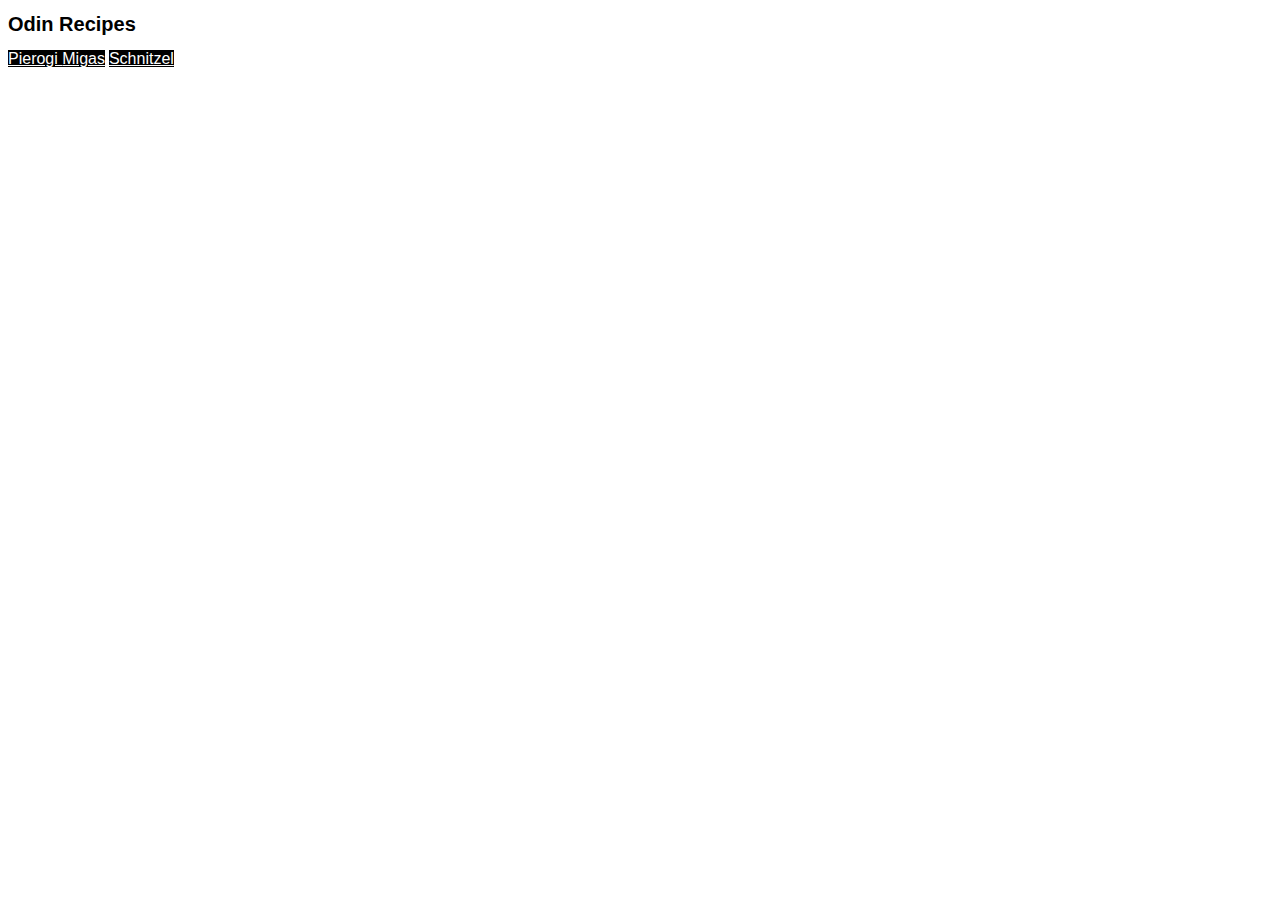
<file: index.html>
<!DOCTYPE html>
<html lang="en">
<head>
    <meta charset="UTF-8">
    <meta http-equiv="X-UA-Compatible" content="IE=edge">
    <meta name="viewport" content="width=device-width, initial-scale=1.0">
    <title>Document</title>
    <link rel="stylesheet" href="styles.css">
</head>
<body>
    <h1> Odin Recipes </h1>
    <a href="./recipes/pierogi.html"> Pierogi </a>
    <a href="./recipes/migas.html"> Migas</a>
    <a href="./recipes/schnitzel.html"> Schnitzel </a>
</body>
</html>
</file>
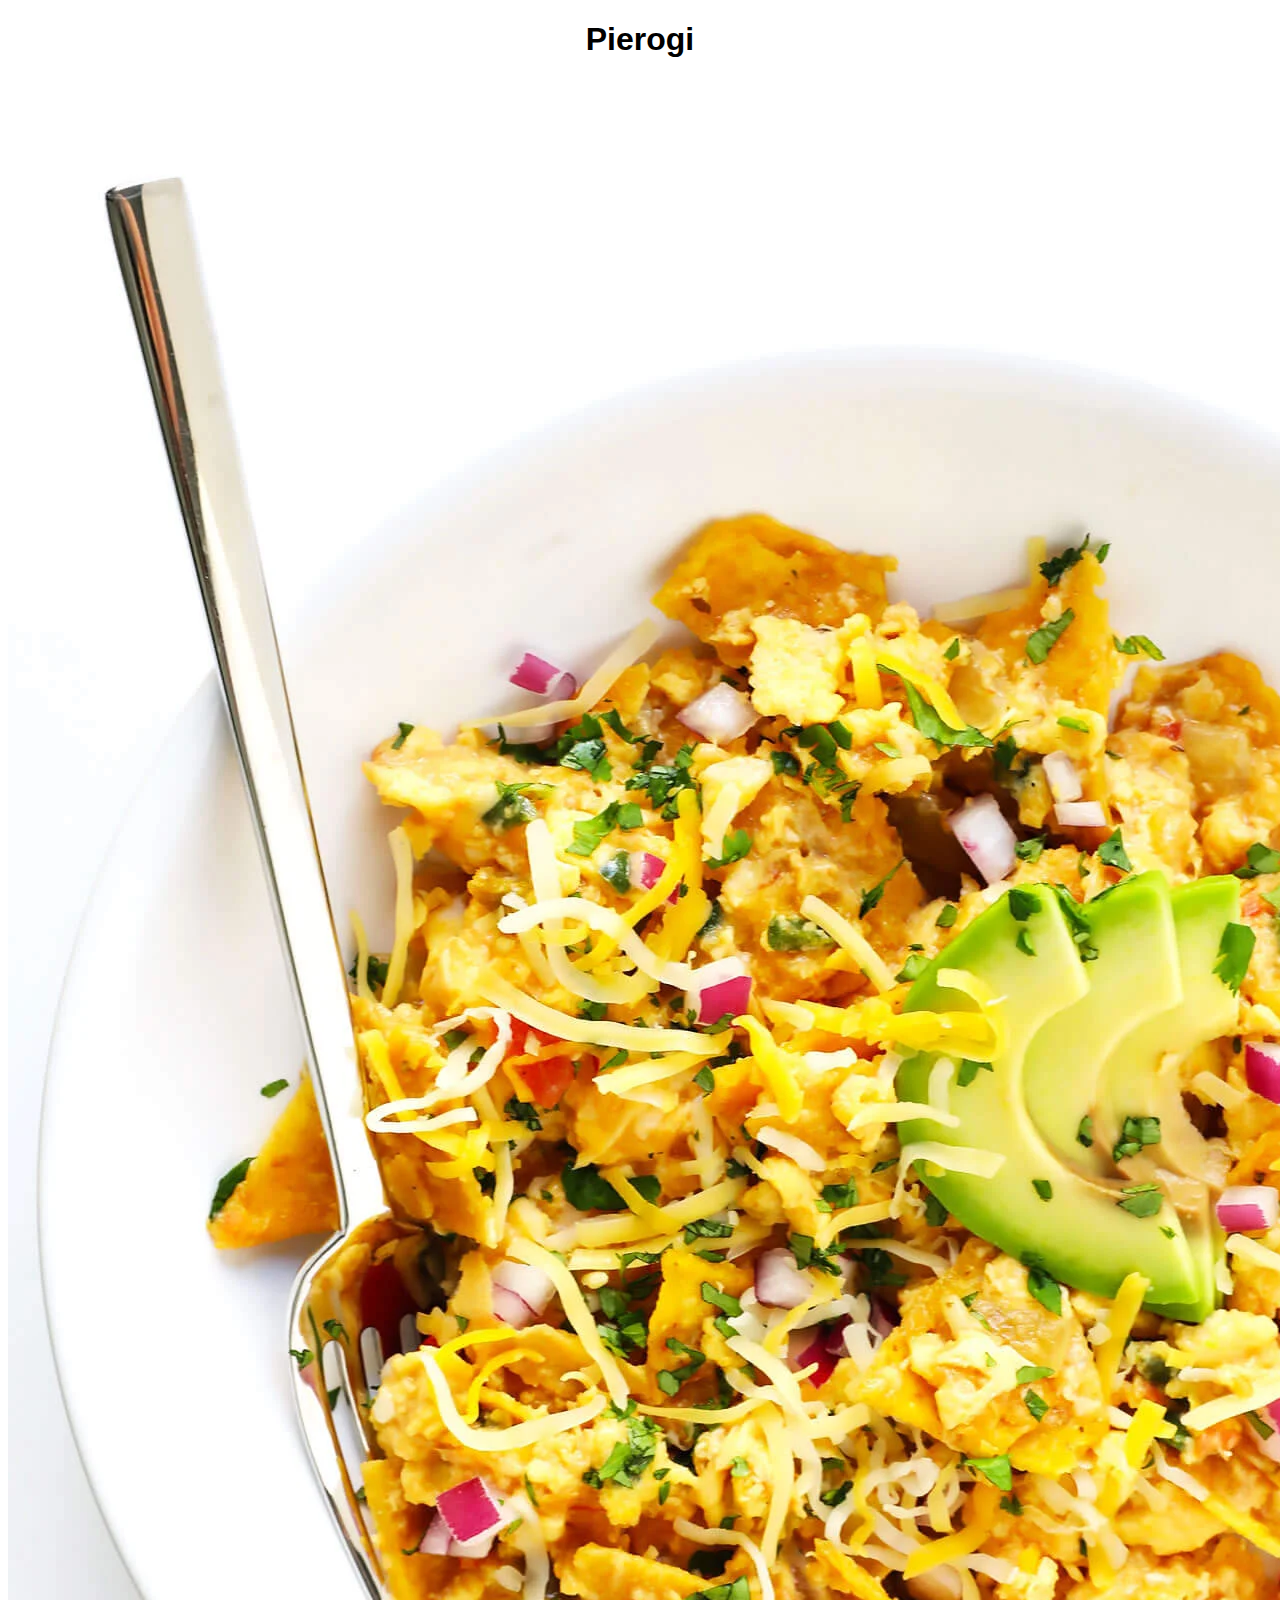
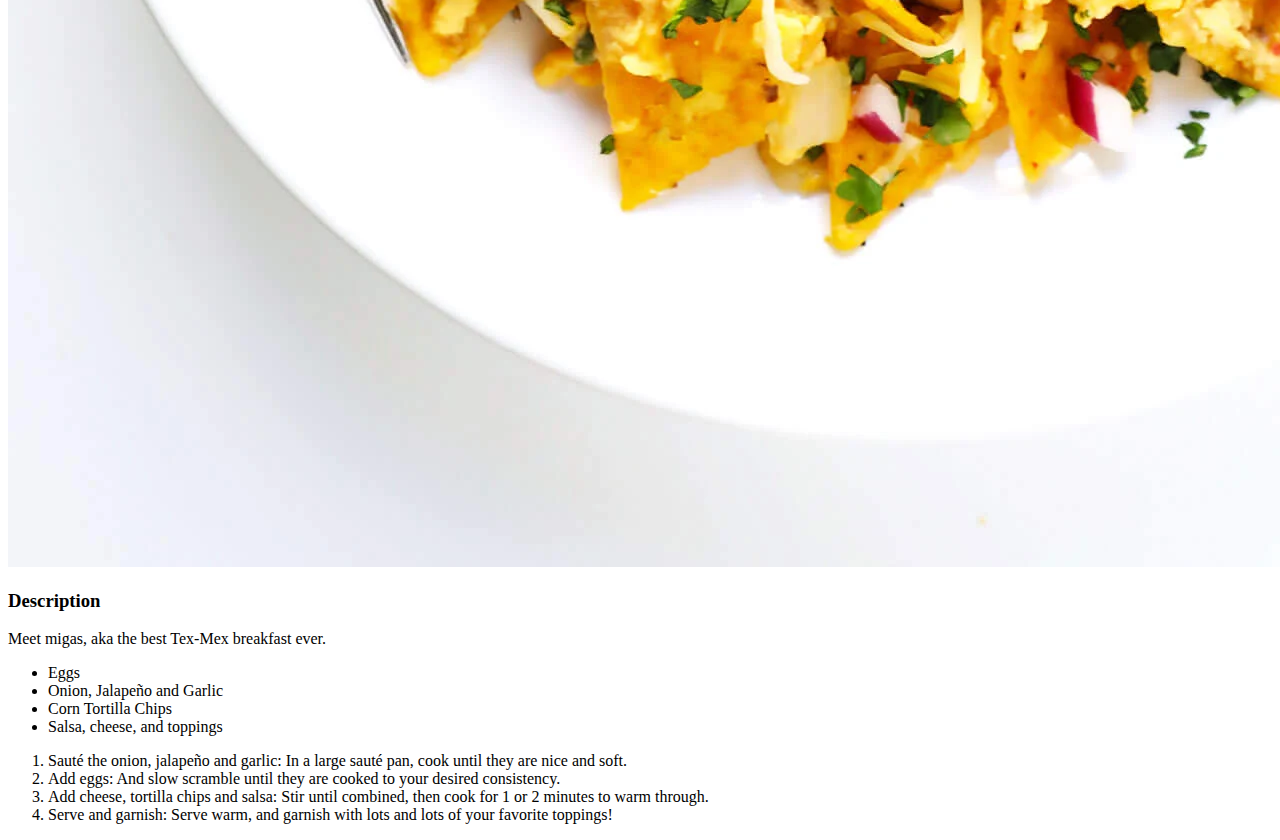
<file: recipes/migas.html>
<!DOCTYPE html>
<html lang="en">
<head>
    <meta charset="UTF-8">
    <meta http-equiv="X-UA-Compatible" content="IE=edge">
    <meta name="viewport" content="width=device-width, initial-scale=1.0">
    <title>Document</title>
    <link rel="stylesheet" href="styles.css">
</head>
<body>
    <h1> Pierogi </h1>
    <img src="../images/migas.jpg">
    <h3>Description</h3>
    <p>Meet migas, aka the best Tex-Mex breakfast ever.</p>
    <ul>
        <li> Eggs</li>
        <li> Onion, Jalapeño and Garlic</li>
        <li> Corn Tortilla Chips</li>
        <li> Salsa, cheese, and toppings</li>
    </ul>
    <ol>
        <li>Sauté the onion, jalapeño and garlic: In a large sauté pan, cook until they are nice and soft.</li>
        <li>Add eggs: And slow scramble until they are cooked to your desired consistency.</li>
        <li>Add cheese, tortilla chips and salsa: Stir until combined, then cook for 1 or 2 minutes to warm through.</li>
        <li>Serve and garnish: Serve warm, and garnish with lots and lots of your favorite toppings!</li>
    </ol>
</body>
</html>
</file>
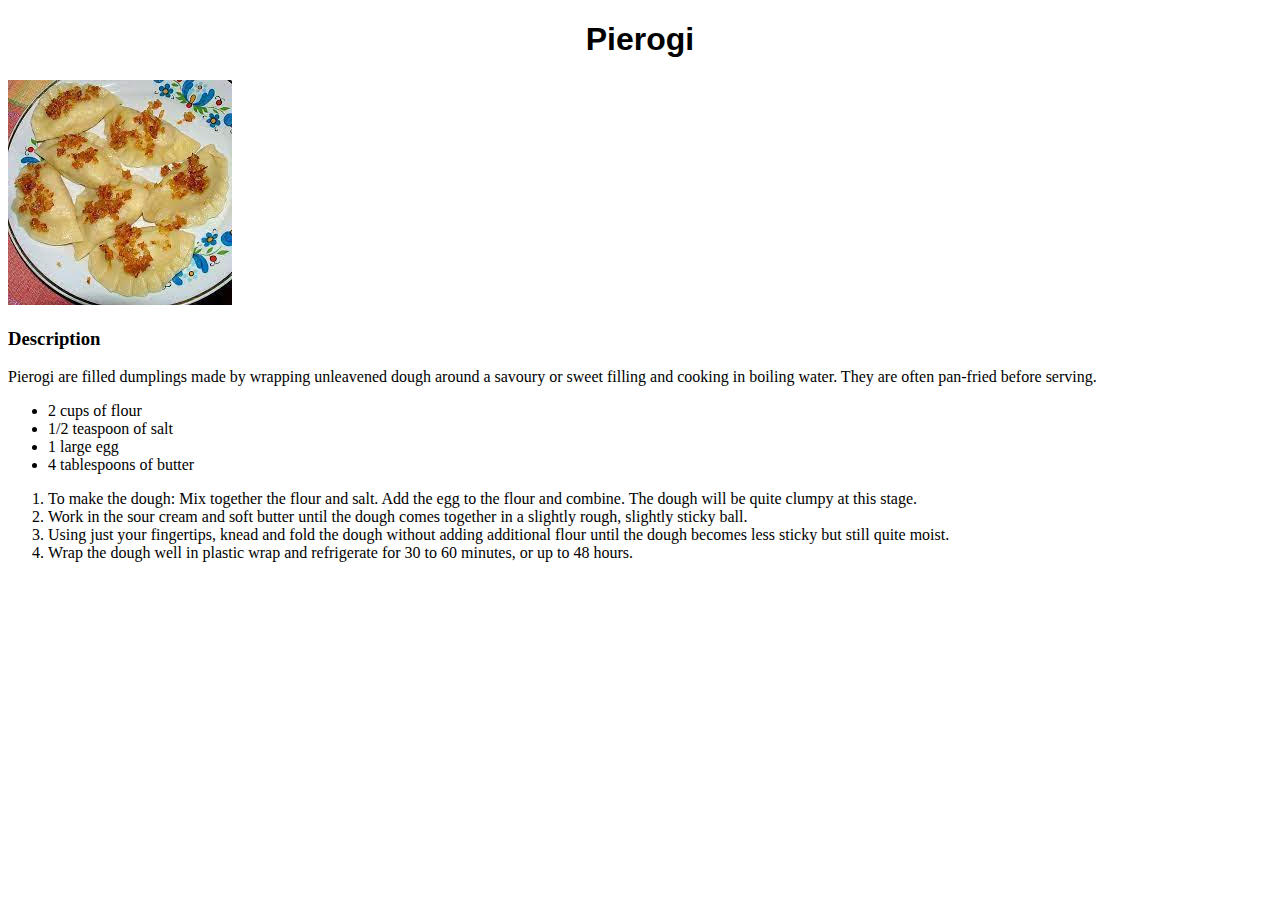
<file: recipes/pierogi.html>
<!DOCTYPE html>
<html lang="en">
<head>
    <meta charset="UTF-8">
    <meta http-equiv="X-UA-Compatible" content="IE=edge">
    <meta name="viewport" content="width=device-width, initial-scale=1.0">
    <title>Document</title>
    <link rel="stylesheet" href="styles.css">
</head>
<body>
    <h1> Pierogi </h1>
    <img src="../images/pierogi.jpeg">
    <h3>Description</h3>
    <p>Pierogi are filled dumplings made by wrapping unleavened dough around a savoury or sweet filling and cooking in boiling water. They are often pan-fried before serving.</p>
    <ul>
        <li> 2 cups of flour</li>
        <li> 1/2 teaspoon of salt</li>
        <li> 1 large egg</li>
        <li> 4 tablespoons of butter</li>
    </ul>
    <ol>
        <li>To make the dough: Mix together the flour and salt. Add the egg to the flour and combine. The dough will be quite clumpy at this stage.</li>
        <li>Work in the sour cream and soft butter until the dough comes together in a slightly rough, slightly sticky ball.</li>
        <li>Using just your fingertips, knead and fold the dough without adding additional flour until the dough becomes less sticky but still quite moist.</li>
        <li>Wrap the dough well in plastic wrap and refrigerate for 30 to 60 minutes, or up to 48 hours.</li>
    </ol>
</body>
</html>
</file>
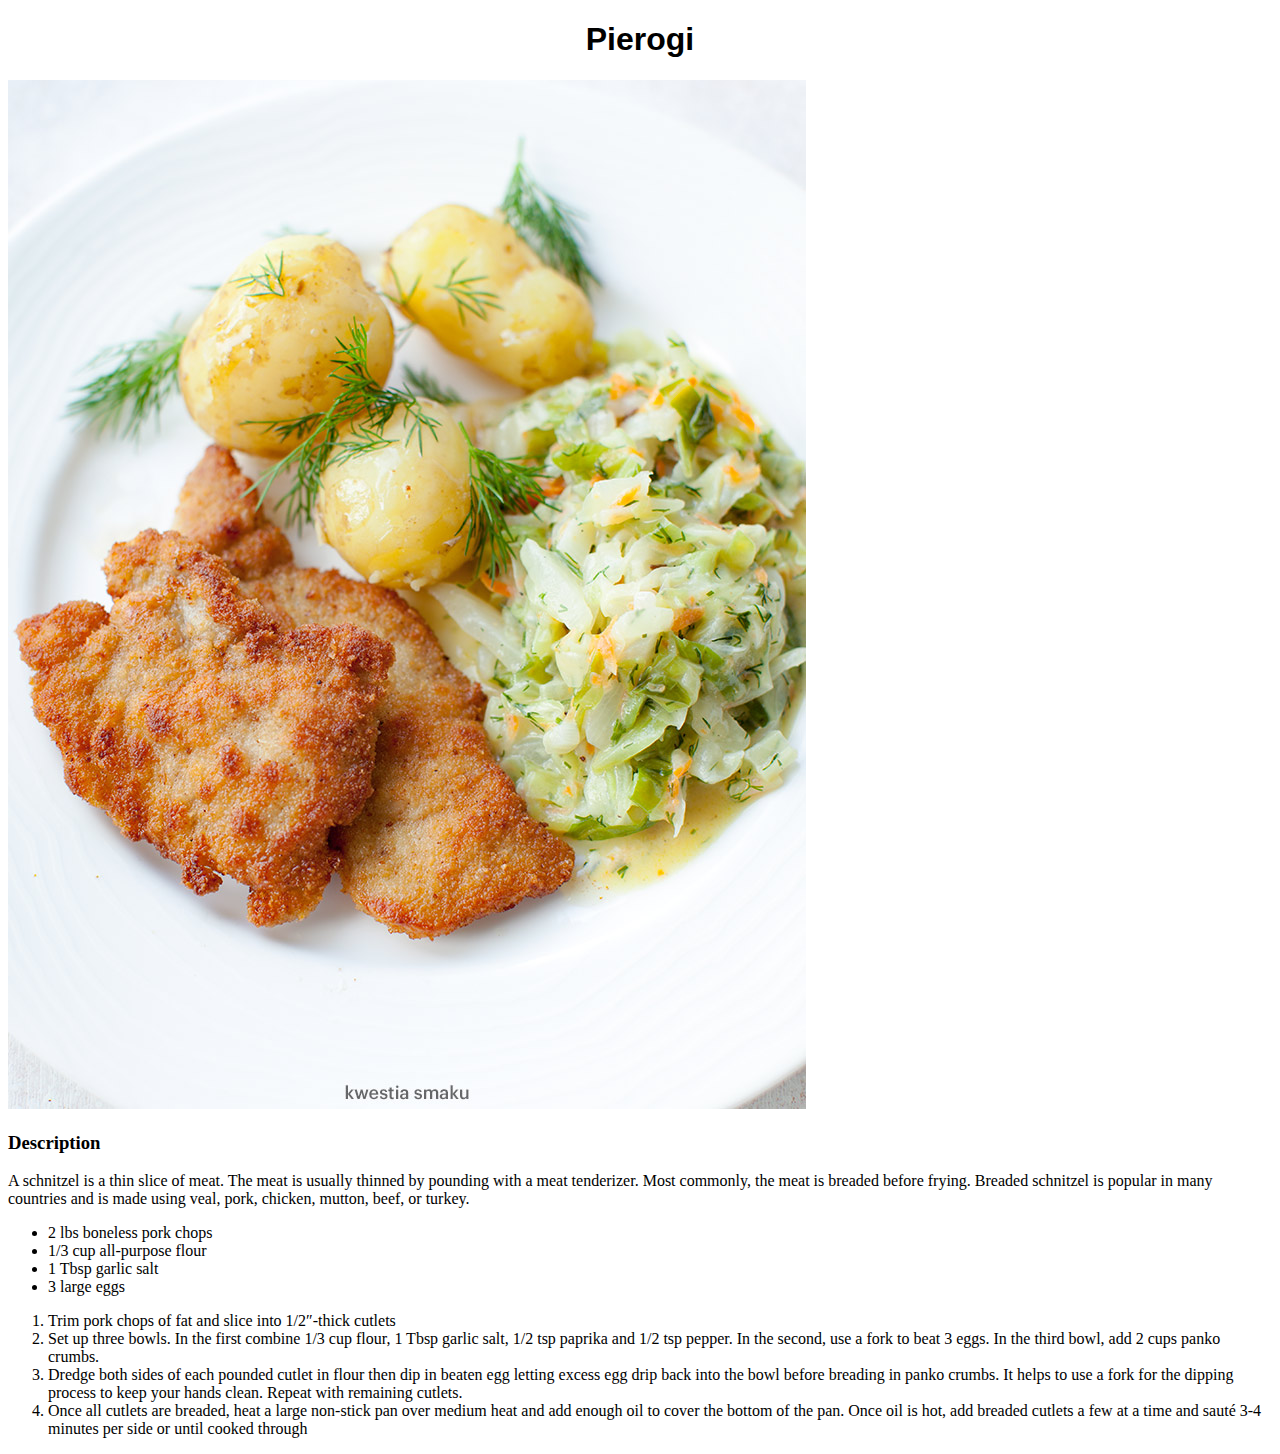
<file: recipes/schnitzel.html>
<!DOCTYPE html>
<html lang="en">
<head>
    <meta charset="UTF-8">
    <meta http-equiv="X-UA-Compatible" content="IE=edge">
    <meta name="viewport" content="width=device-width, initial-scale=1.0">
    <link rel="stylesheet" href="styles.css">
    <title>Document</title>
</head>
<body>
    <h1> Pierogi </h1>
    <img src="../images/schnitzel.jpg">
    <h3>Description</h3>
    <p>A schnitzel is a thin slice of meat. The meat is usually thinned by pounding with a meat tenderizer. Most commonly, the meat is breaded before frying. Breaded schnitzel is popular in many countries and is made using veal, pork, chicken, mutton, beef, or turkey.</p>
    <ul>
        <li> 2 lbs boneless pork chops</li>
        <li> 1/3 cup all-purpose flour </li>
        <li> 1 Tbsp garlic salt </li>
        <li> 3 large eggs</li>
    </ul>
    <ol>
        <li>Trim pork chops of fat and slice into 1/2″-thick cutlets </li>
        <li>Set up three bowls. In the first combine 1/3 cup flour, 1 Tbsp garlic salt, 1/2 tsp paprika and 1/2 tsp pepper. In the second, use a fork to beat 3 eggs. In the third bowl, add 2 cups panko crumbs.</li>
        <li>Dredge both sides of each pounded cutlet in flour then dip in beaten egg letting excess egg drip back into the bowl before breading in panko crumbs. It helps to use a fork for the dipping process to keep your hands clean. Repeat with remaining cutlets.</li>
        <li>Once all cutlets are breaded, heat a large non-stick pan over medium heat and add enough oil to cover the bottom of the pan. Once oil is hot, add breaded cutlets a few at a time and sauté 3-4 minutes per side or until cooked through</li>
    </ol>
</body>
</html>
</file>
<file: styles.css>
h1 {
    font-size: 20px;
    font-weight: bold;
    font-family: Arial, Helvetica, sans-serif;
}

a {
    font-family: Arial, Helvetica, sans-serif;
    background-color: black;
    color: white;
}
</file>
<file: recipes/styles.css>
h1 {
    font-size: 32px;
    font-weight: bold;
    font-family: Arial, Helvetica, sans-serif;
    text-align: center;
}

a {
    font-family: Arial, Helvetica, sans-serif;
    background-color: black;
    color: white;
}
</file>
